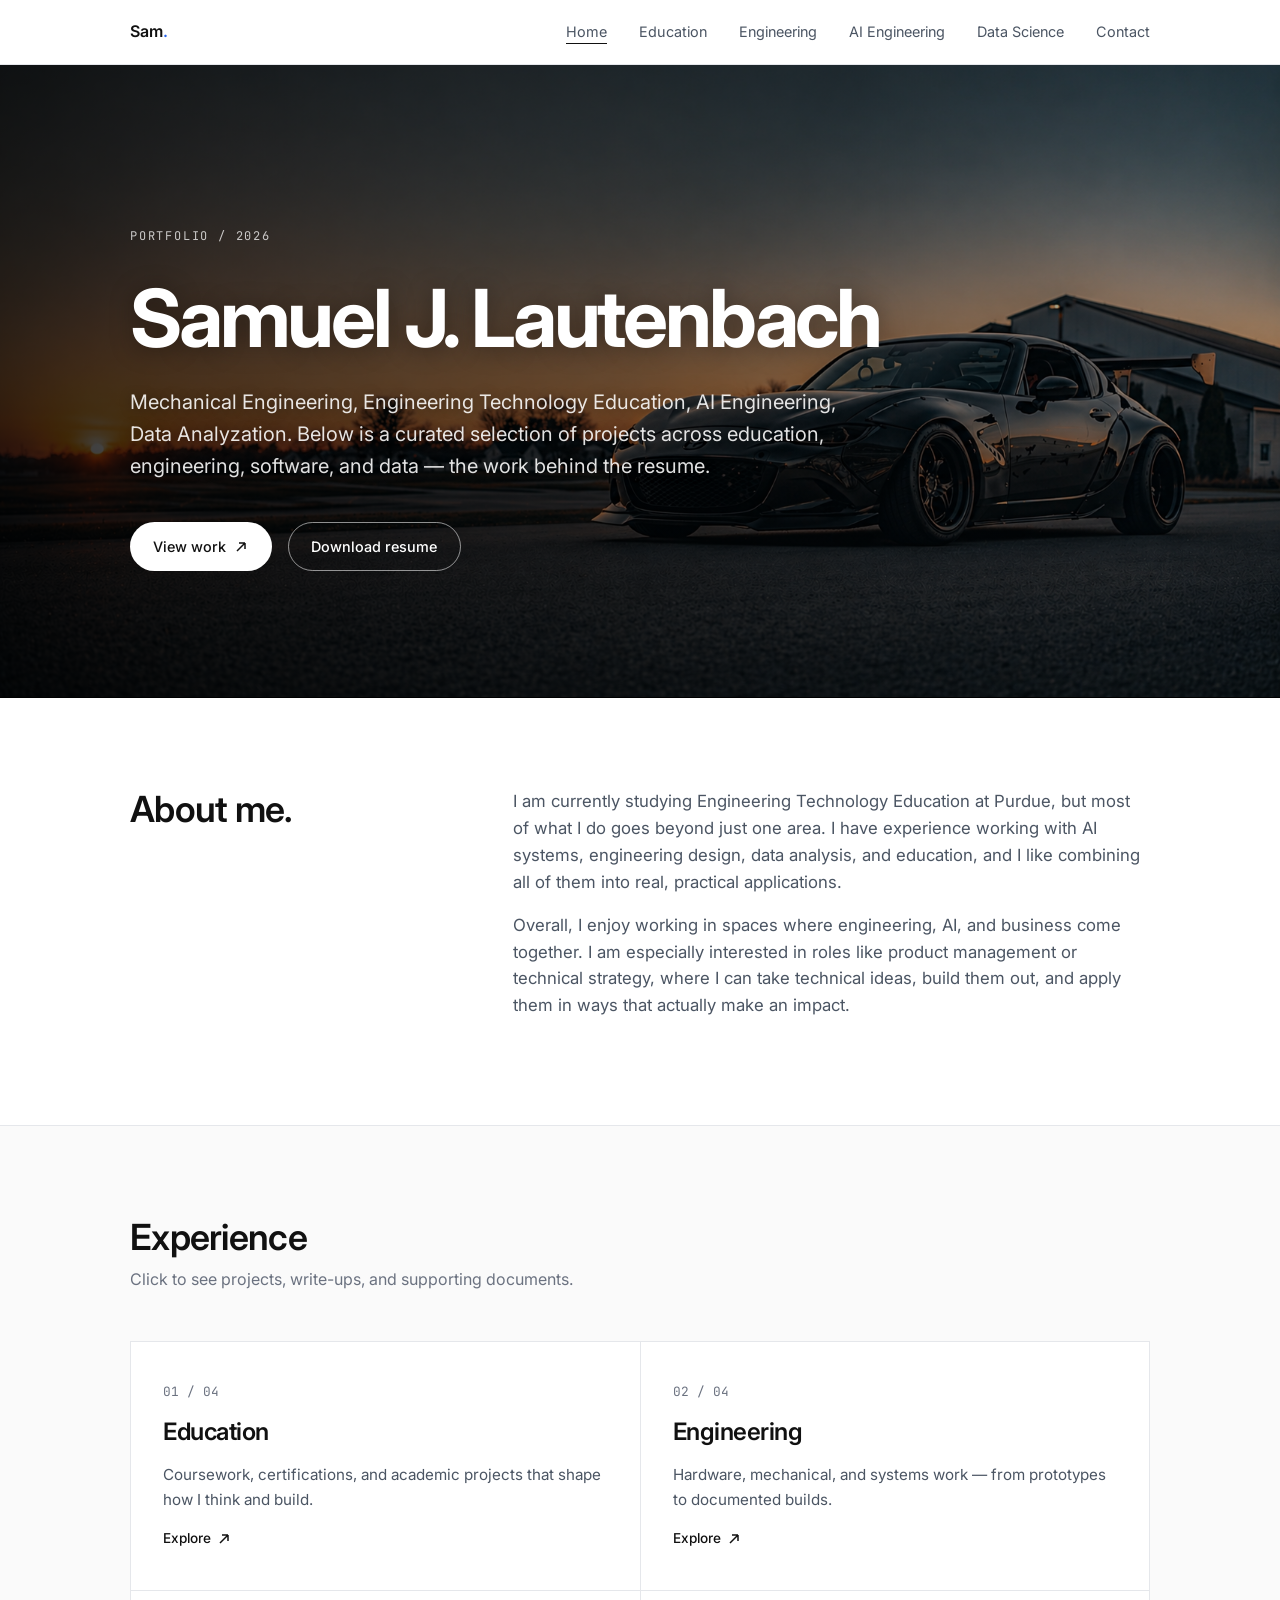
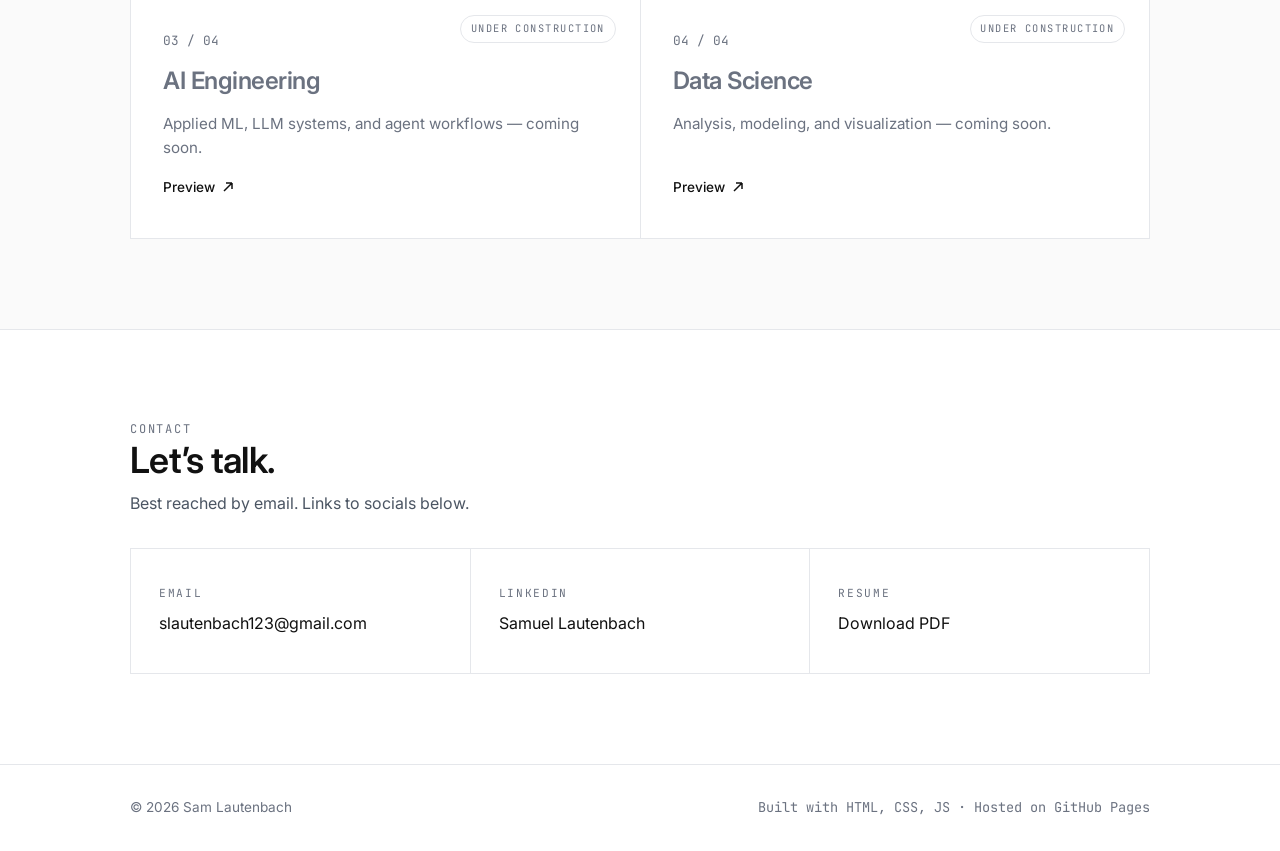
<file: index.html>
<!DOCTYPE html>
<html lang="en">
<head>
<meta charset="UTF-8" />
<meta name="viewport" content="width=device-width, initial-scale=1.0" />
<title>Sam Lautenbach — Portfolio</title>
<meta name="description" content="Engineer, coder, and data scientist. Selected work across education, engineering, coding, and data science." />
<meta name="robots" content="noindex, nofollow" />
<link rel="preconnect" href="https://fonts.googleapis.com" />
<link rel="preconnect" href="https://fonts.gstatic.com" crossorigin />
<link href="https://fonts.googleapis.com/css2?family=Inter:wght@400;500;600;700&family=JetBrains+Mono:wght@400;500&display=swap" rel="stylesheet" />
<link rel="stylesheet" href="css/style.css" />
</head>
<body>

<!-- ===== Nav ===== -->
<header class="nav">
  <div class="container nav__inner">
    <a class="nav__logo" href="index.html">Sam<span>.</span></a>
    <button class="nav__toggle" aria-label="Toggle menu" aria-expanded="false">
      <span></span><span></span><span></span>
    </button>
    <ul class="nav__links">
      <li><a class="nav__link" href="index.html">Home</a></li>
      <li><a class="nav__link" href="education.html">Education</a></li>
      <li><a class="nav__link" href="engineering.html">Engineering</a></li>
      <li><a class="nav__link" href="ai-engineering.html">AI Engineering</a></li>
      <li><a class="nav__link" href="data-science.html">Data Science</a></li>
      <li><a class="nav__link" href="#contact">Contact</a></li>
    </ul>
  </div>
</header>

<!-- ===== Hero ===== -->
<section class="hero">
  <div class="container">
    <p class="eyebrow hero__eyebrow">Portfolio / 2026</p>
    <h1 class="hero__title">Samuel J. Lautenbach<span class="accent"></span></h1>
    <p class="hero__lead">
      Mechanical Engineering, Engineering Technology Education, AI Engineering, Data Analyzation. 
	  Below is a curated selection of projects
      across education, engineering, software, and data &mdash; the work behind the resume.
    </p>
    <div class="hero__cta">
      <a class="btn btn--primary" href="#sections">
        View work
        <svg class="btn__arrow" width="14" height="14" viewBox="0 0 14 14" fill="none" stroke="currentColor" stroke-width="1.5"><path d="M3 11L11 3M11 3H5M11 3V9"/></svg>
      </a>
      <a class="btn btn--ghost" href="documents/Sam Lautenbach Resume.pdf" download>Download resume</a>
    </div>
  </div>
</section>

<!-- ===== About ===== -->
<section id="about" class="about">
  <div class="container about__grid reveal">
    <div>
      <!-- <p class="eyebrow">About</p> -->
      <h2 class="about__heading">About me.</h2>
    </div>
    <div class="about__body">
      <p>
        I am currently studying Engineering Technology Education at Purdue, but most of what
		I do goes beyond just one area. I have experience working with AI systems, engineering
		design, data analysis, and education, and I like combining all of them into real, practical applications.
      </p>
      <p>
        Overall, I enjoy working in spaces where engineering, AI, and business come together.
		I am especially interested in roles like product management or technical strategy,
		where I can take technical ideas, build them out, and apply them in ways that actually make an impact.
      </p>
	  <p>
	  
    </div>
  </div>
</section>

<!-- ===== Sections grid ===== -->
<section id="sections" class="sections">
  <div class="container">
    <div class="reveal">
      <!-- <p class="eyebrow">Experience</p> -->
      <h2 class="sections__heading">Experience</h2>
      <p class="sections__sub">Click to see projects, write-ups, and supporting documents.</p>
    </div>

    <div class="section-grid reveal">
      <a class="section-card" href="education.html">
        <span class="section-card__num">01 / 04</span>
        <h3 class="section-card__title">Education</h3>
        <p class="section-card__desc">Coursework, certifications, and academic projects that shape how I think and build.</p>
        <span class="section-card__arrow">
          Explore
          <svg width="14" height="14" viewBox="0 0 14 14" fill="none" stroke="currentColor" stroke-width="1.5"><path d="M3 11L11 3M11 3H5M11 3V9"/></svg>
        </span>
      </a>

      <a class="section-card" href="engineering.html">
        <span class="section-card__num">02 / 04</span>
        <h3 class="section-card__title">Engineering</h3>
        <p class="section-card__desc">Hardware, mechanical, and systems work &mdash; from prototypes to documented builds.</p>
        <span class="section-card__arrow">
          Explore
          <svg width="14" height="14" viewBox="0 0 14 14" fill="none" stroke="currentColor" stroke-width="1.5"><path d="M3 11L11 3M11 3H5M11 3V9"/></svg>
        </span>
      </a>

      <a class="section-card section-card--soon" href="ai-engineering.html">
        <span class="section-card__num">03 / 04</span>
        <span class="section-card__badge">Under Construction</span>
        <h3 class="section-card__title">AI Engineering</h3>
        <p class="section-card__desc">Applied ML, LLM systems, and agent workflows &mdash; coming soon.</p>
        <span class="section-card__arrow">
          Preview
          <svg width="14" height="14" viewBox="0 0 14 14" fill="none" stroke="currentColor" stroke-width="1.5"><path d="M3 11L11 3M11 3H5M11 3V9"/></svg>
        </span>
      </a>

      <a class="section-card section-card--soon" href="data-science.html">
        <span class="section-card__num">04 / 04</span>
        <span class="section-card__badge">Under Construction</span>
        <h3 class="section-card__title">Data Science</h3>
        <p class="section-card__desc">Analysis, modeling, and visualization &mdash; coming soon.</p>
        <span class="section-card__arrow">
          Preview
          <svg width="14" height="14" viewBox="0 0 14 14" fill="none" stroke="currentColor" stroke-width="1.5"><path d="M3 11L11 3M11 3H5M11 3V9"/></svg>
        </span>
      </a>
    </div>
  </div>
</section>

<!-- ===== Contact ===== -->
<section id="contact" class="contact">
  <div class="container reveal">
    <p class="eyebrow">Contact</p>
    <h2 class="contact__heading">Let&rsquo;s talk.</h2>
    <p class="contact__lead">
      Best reached by email. Links to socials below.
    </p>
    <div class="contact__list">
      <a class="contact__item" href="mailto:slautenbach123@gmail.com">
        <div class="contact__label">Email</div>
        <div class="contact__value">slautenbach123@gmail.com</div>
      </a>
      <a class="contact__item" href="https://www.linkedin.com/in/samuel-lautenbach/" target="_blank" rel="noopener">
        <div class="contact__label">LinkedIn</div>
        <div class="contact__value">Samuel Lautenbach</div>
      </a>
      <a class="contact__item" href="documents/Sam Lautenbach Resume.pdf" download>
        <div class="contact__label">Resume</div>
        <div class="contact__value">Download PDF</div>
      </a>
    </div>
  </div>
</section>

<!-- ===== Footer ===== -->
<footer class="footer">
  <div class="container footer__inner">
    <span>&copy; <span id="year">2026</span> Sam Lautenbach</span>
    <span class="mono">Built with HTML, CSS, JS &middot; Hosted on GitHub Pages</span>
  </div>
</footer>

<script src="js/main.js"></script>
</body>
</html>
</file>
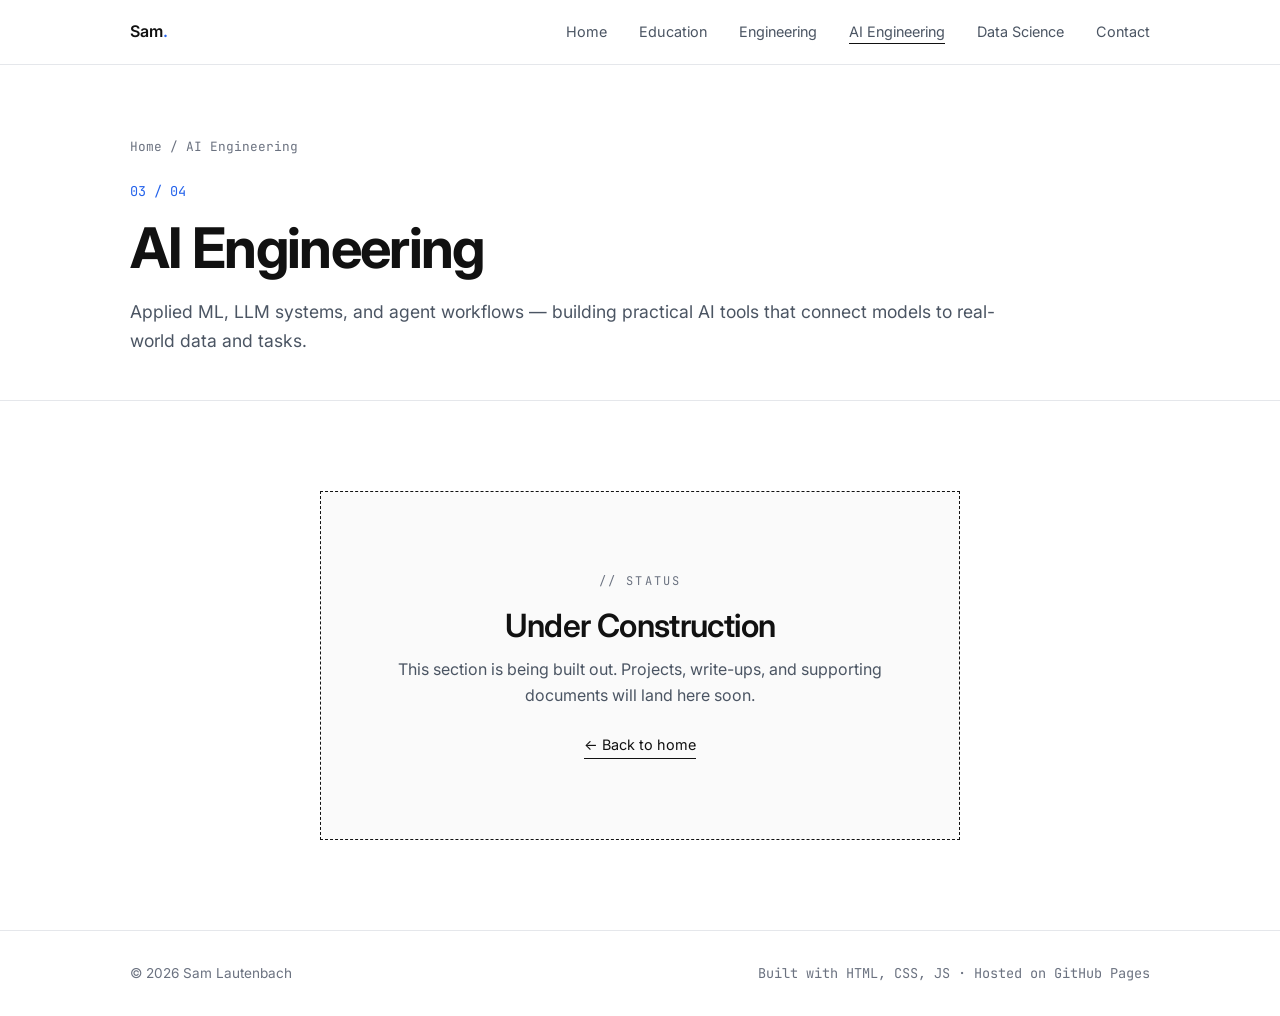
<file: ai-engineering.html>
<!DOCTYPE html>
<html lang="en">
<head>
<meta charset="UTF-8" />
<meta name="viewport" content="width=device-width, initial-scale=1.0" />
<title>AI Engineering — Sam Lautenbach</title>
<meta name="description" content="AI Engineering: applied ML, LLM systems, and agent workflows." />
<meta name="robots" content="noindex, nofollow" />
<link rel="preconnect" href="https://fonts.googleapis.com" />
<link rel="preconnect" href="https://fonts.gstatic.com" crossorigin />
<link href="https://fonts.googleapis.com/css2?family=Inter:wght@400;500;600;700&family=JetBrains+Mono:wght@400;500&display=swap" rel="stylesheet" />
<link rel="stylesheet" href="css/style.css" />
</head>
<body>

<header class="nav">
  <div class="container nav__inner">
    <a class="nav__logo" href="index.html">Sam<span>.</span></a>
    <button class="nav__toggle" aria-label="Toggle menu" aria-expanded="false">
      <span></span><span></span><span></span>
    </button>
    <ul class="nav__links">
      <li><a class="nav__link" href="index.html">Home</a></li>
      <li><a class="nav__link" href="education.html">Education</a></li>
      <li><a class="nav__link" href="engineering.html">Engineering</a></li>
      <li><a class="nav__link" href="ai-engineering.html">AI Engineering</a></li>
      <li><a class="nav__link" href="data-science.html">Data Science</a></li>
      <li><a class="nav__link" href="index.html#contact">Contact</a></li>
    </ul>
  </div>
</header>

<section class="page-header">
  <div class="container">
    <nav class="breadcrumb" aria-label="Breadcrumb">
      <a href="index.html">Home</a><span class="breadcrumb__sep">/</span><span>AI Engineering</span>
    </nav>
    <p class="page-header__num">03 / 04</p>
    <h1 class="page-header__title">AI Engineering</h1>
    <p class="page-header__desc">
      Applied ML, LLM systems, and agent workflows &mdash; building practical AI tools
      that connect models to real-world data and tasks.
    </p>
  </div>
</section>

<section>
  <div class="container">
    <div class="coming-soon reveal">
      <p class="coming-soon__label">// Status</p>
      <h2 class="coming-soon__heading">Under Construction</h2>
      <p class="coming-soon__text">
        This section is being built out. Projects, write-ups, and supporting documents will land here soon.
      </p>
      <a class="coming-soon__back" href="index.html">
        &larr; Back to home
      </a>
    </div>
  </div>
</section>

<footer class="footer">
  <div class="container footer__inner">
    <span>&copy; <span id="year">2026</span> Sam Lautenbach</span>
    <span class="mono">Built with HTML, CSS, JS &middot; Hosted on GitHub Pages</span>
  </div>
</footer>

<script src="js/main.js"></script>
</body>
</html>
</file>
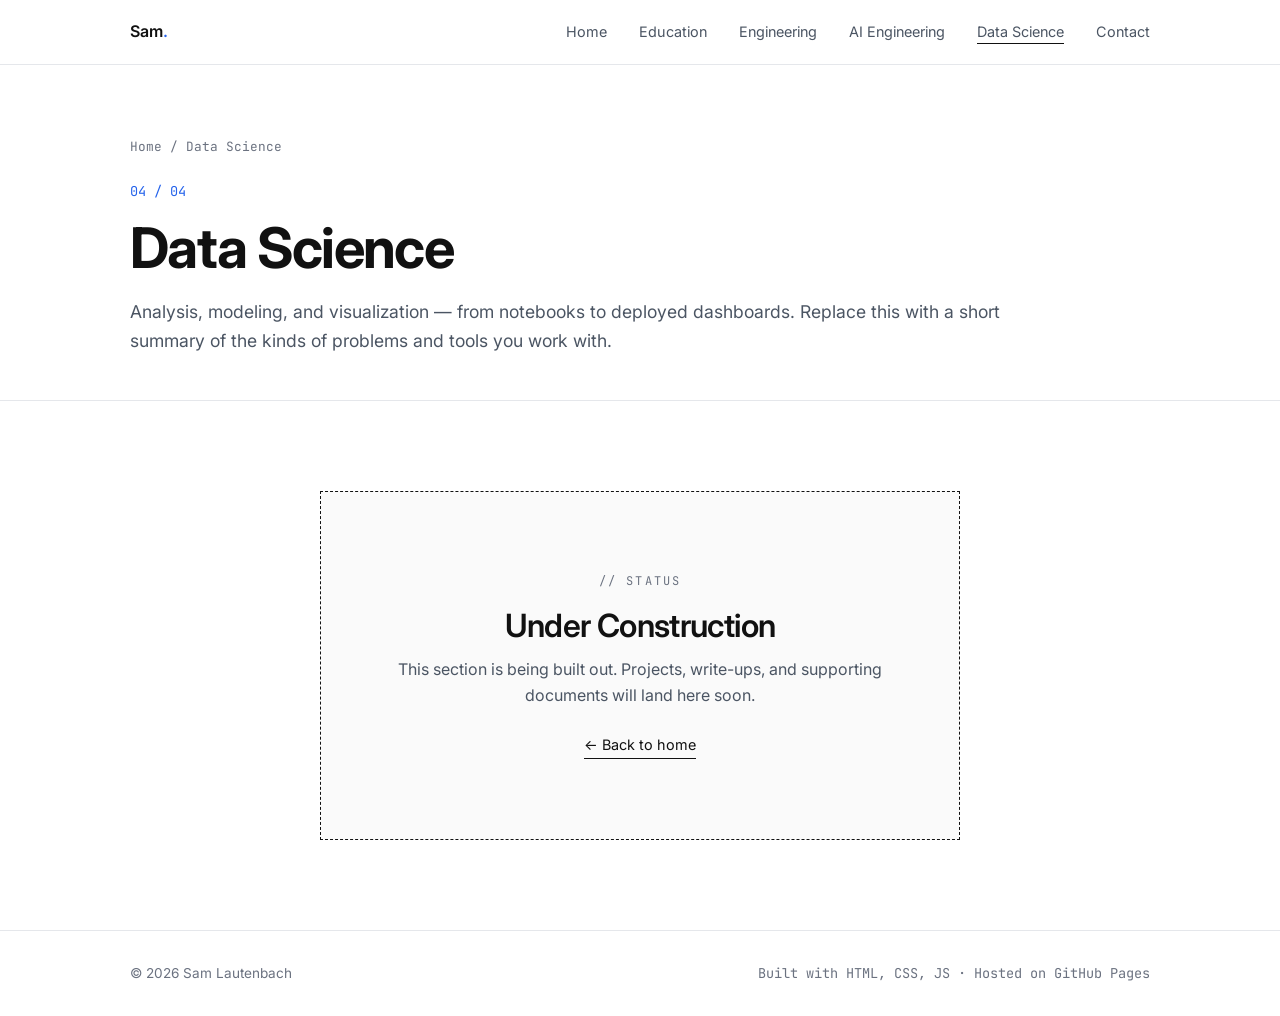
<file: data-science.html>
<!DOCTYPE html>
<html lang="en">
<head>
<meta charset="UTF-8" />
<meta name="viewport" content="width=device-width, initial-scale=1.0" />
<title>Data Science — Sam Lautenbach</title>
<meta name="description" content="Data science: analysis, modeling, and visualization." />
<meta name="robots" content="noindex, nofollow" />
<link rel="preconnect" href="https://fonts.googleapis.com" />
<link rel="preconnect" href="https://fonts.gstatic.com" crossorigin />
<link href="https://fonts.googleapis.com/css2?family=Inter:wght@400;500;600;700&family=JetBrains+Mono:wght@400;500&display=swap" rel="stylesheet" />
<link rel="stylesheet" href="css/style.css" />
</head>
<body>

<header class="nav">
  <div class="container nav__inner">
    <a class="nav__logo" href="index.html">Sam<span>.</span></a>
    <button class="nav__toggle" aria-label="Toggle menu" aria-expanded="false">
      <span></span><span></span><span></span>
    </button>
    <ul class="nav__links">
      <li><a class="nav__link" href="index.html">Home</a></li>
      <li><a class="nav__link" href="education.html">Education</a></li>
      <li><a class="nav__link" href="engineering.html">Engineering</a></li>
      <li><a class="nav__link" href="ai-engineering.html">AI Engineering</a></li>
      <li><a class="nav__link" href="data-science.html">Data Science</a></li>
      <li><a class="nav__link" href="index.html#contact">Contact</a></li>
    </ul>
  </div>
</header>

<section class="page-header">
  <div class="container">
    <nav class="breadcrumb" aria-label="Breadcrumb">
      <a href="index.html">Home</a><span class="breadcrumb__sep">/</span><span>Data Science</span>
    </nav>
    <p class="page-header__num">04 / 04</p>
    <h1 class="page-header__title">Data Science</h1>
    <p class="page-header__desc">
      Analysis, modeling, and visualization &mdash; from notebooks to deployed dashboards.
      Replace this with a short summary of the kinds of problems and tools you work with.
    </p>
  </div>
</section>

<section>
  <div class="container">
    <div class="coming-soon reveal">
      <p class="coming-soon__label">// Status</p>
      <h2 class="coming-soon__heading">Under Construction</h2>
      <p class="coming-soon__text">
        This section is being built out. Projects, write-ups, and supporting documents will land here soon.
      </p>
      <a class="coming-soon__back" href="index.html">
        &larr; Back to home
      </a>
    </div>
  </div>
</section>

<footer class="footer">
  <div class="container footer__inner">
    <span>&copy; <span id="year">2026</span> Sam Lautenbach</span>
    <span class="mono">Built with HTML, CSS, JS &middot; Hosted on GitHub Pages</span>
  </div>
</footer>

<script src="js/main.js"></script>
</body>
</html>
</file>
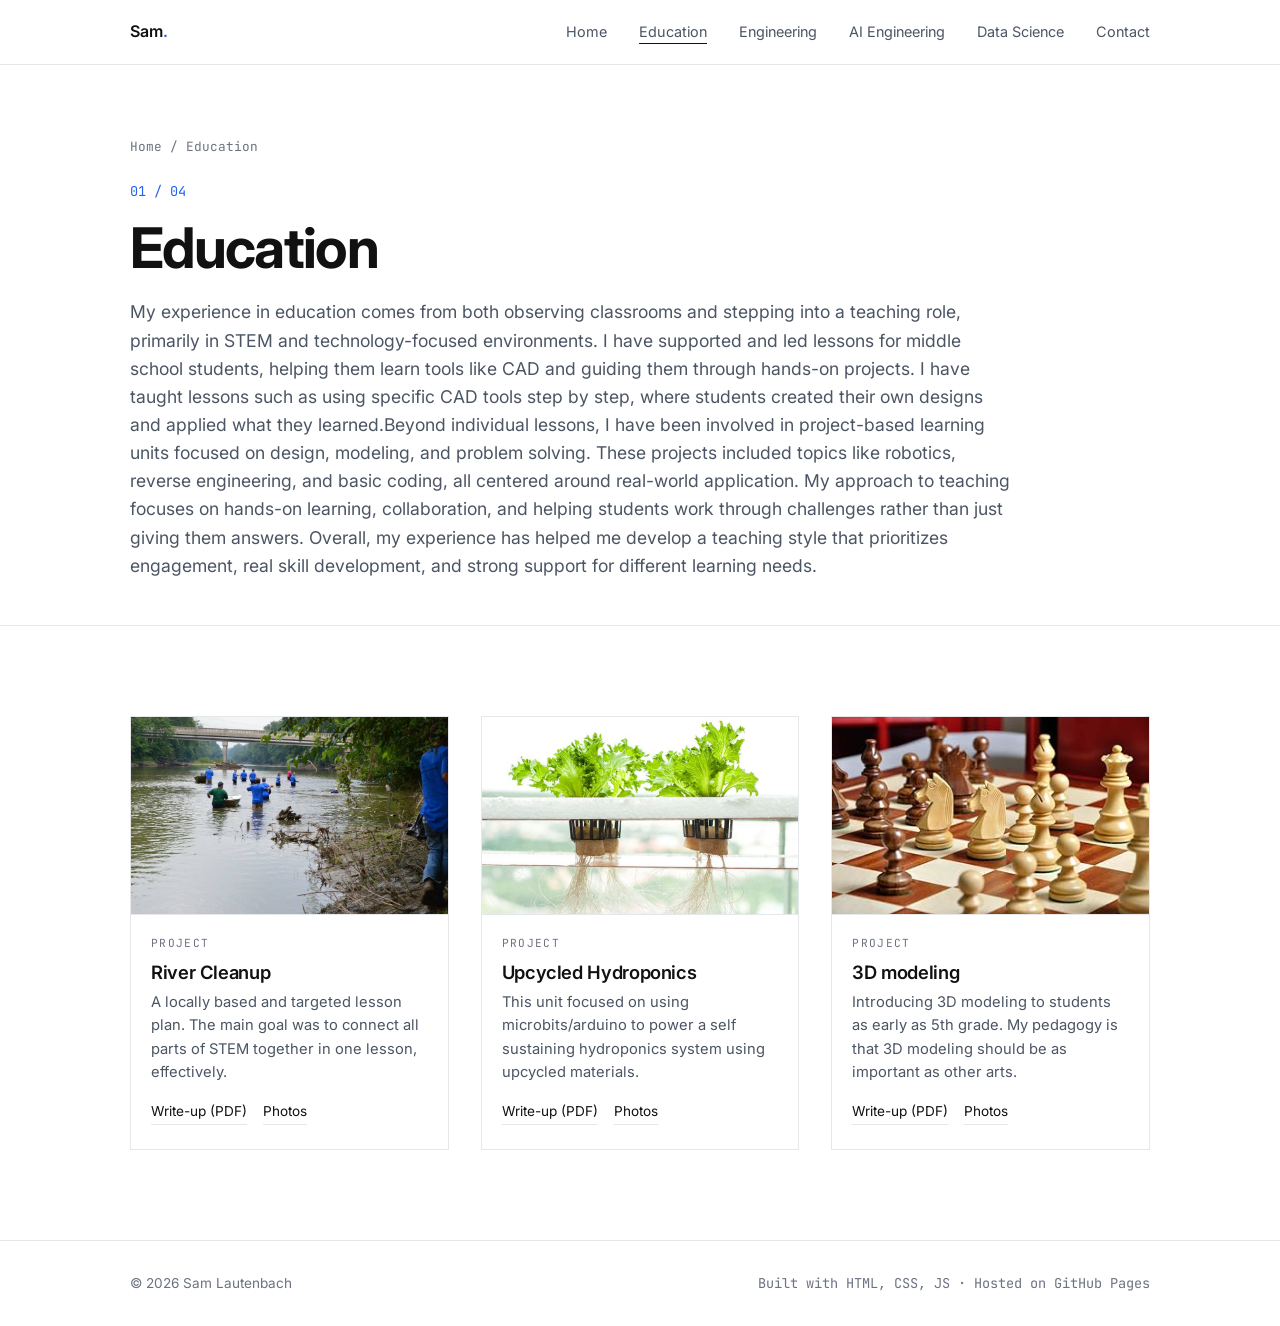
<file: education.html>
<!DOCTYPE html>
<html lang="en">
<head>
<meta charset="UTF-8" />
<meta name="viewport" content="width=device-width, initial-scale=1.0" />
<title>Education — Sam Lautenbach</title>
<meta name="description" content="Education: coursework, certifications, and academic projects." />
<meta name="robots" content="noindex, nofollow" />
<link rel="preconnect" href="https://fonts.googleapis.com" />
<link rel="preconnect" href="https://fonts.gstatic.com" crossorigin />
<link href="https://fonts.googleapis.com/css2?family=Inter:wght@400;500;600;700&family=JetBrains+Mono:wght@400;500&display=swap" rel="stylesheet" />
<link rel="stylesheet" href="css/style.css" />
</head>
<body>

<header class="nav">
  <div class="container nav__inner">
    <a class="nav__logo" href="index.html">Sam<span>.</span></a>
    <button class="nav__toggle" aria-label="Toggle menu" aria-expanded="false">
      <span></span><span></span><span></span>
    </button>
    <ul class="nav__links">
      <li><a class="nav__link" href="index.html">Home</a></li>
      <li><a class="nav__link" href="education.html">Education</a></li>
      <li><a class="nav__link" href="engineering.html">Engineering</a></li>
      <li><a class="nav__link" href="ai-engineering.html">AI Engineering</a></li>
      <li><a class="nav__link" href="data-science.html">Data Science</a></li>
      <li><a class="nav__link" href="index.html#contact">Contact</a></li>
    </ul>
  </div>
</header>

<section class="page-header">
  <div class="container">
    <nav class="breadcrumb" aria-label="Breadcrumb">
      <a href="index.html">Home</a><span class="breadcrumb__sep">/</span><span>Education</span>
    </nav>
    <p class="page-header__num">01 / 04</p>
    <h1 class="page-header__title">Education</h1>
    <p class="page-header__desc">
      My experience in education comes from both observing classrooms and stepping into a teaching role,
	  primarily in STEM and technology-focused environments.
	  I have supported and led lessons for middle school students,
	  helping them learn tools like CAD and guiding them through hands-on projects.
	  I have taught lessons such as using specific CAD tools step by step, where students
	  created their own designs and applied what they learned.Beyond individual lessons,
	  I have been involved in project-based learning units focused on design, modeling,
	  and problem solving. These projects included topics like robotics, reverse engineering,
	  and basic coding, all centered around real-world application. My approach to teaching focuses
	  on hands-on learning, collaboration, and helping students work through challenges rather than
	  just giving them answers. Overall, my experience has helped me develop a teaching style that prioritizes 
	  engagement, real skill development, and strong support for different learning needs.
    </p>
  </div>
</section>

<section>
  <div class="container">
    <div class="projects">

      <article class="project reveal">
        <div class="project__thumb">
          <img src="images/RiverCleanup.jpg" alt="River cleanup project" />
        </div>
        <div class="project__body">
          <p class="project__tag">Project</p>
          <h3 class="project__title">River Cleanup</h3>
          <p class="project__desc">A locally based and targeted lesson plan. The main goal was to connect all parts of STEM together in one lesson, effectively.</p>
          <div class="project__links">
            <a class="project__link" href="#">Write-up (PDF)</a>
            <a class="project__link" href="#">Photos</a>
          </div>
        </div>
      </article>

      <article class="project reveal">
        <div class="project__thumb">
          <img src="images/Hydroponics.jpg" alt="Hydroponics project" />
        </div>
        <div class="project__body">
          <p class="project__tag">Project</p>
          <h3 class="project__title">Upcycled Hydroponics</h3>
          <p class="project__desc">This unit focused on using microbits/arduino to power a self sustaining hydroponics system using upcycled materials.</p>
          <div class="project__links">
            <a class="project__link" href="#">Write-up (PDF)</a>
            <a class="project__link" href="#">Photos</a>
          </div>
        </div>
      </article>

      <article class="project reveal">
        <div class="project__thumb">
          <img src="images/Chess.jpg" alt="Chess project" />
        </div>
        <div class="project__body">
          <p class="project__tag">Project</p>
          <h3 class="project__title">3D modeling</h3>
          <p class="project__desc">Introducing 3D modeling to students as early as 5th grade. My pedagogy is that 3D modeling should be as important as other arts.</p>
          <div class="project__links">
            <a class="project__link" href="#">Write-up (PDF)</a>
            <a class="project__link" href="#">Photos</a>
          </div>
        </div>
      </article>

    </div>
  </div>
</section>

<footer class="footer">
  <div class="container footer__inner">
    <span>&copy; <span id="year">2026</span> Sam Lautenbach</span>
    <span class="mono">Built with HTML, CSS, JS &middot; Hosted on GitHub Pages</span>
  </div>
</footer>

<script src="js/main.js"></script>
</body>
</html>
</file>
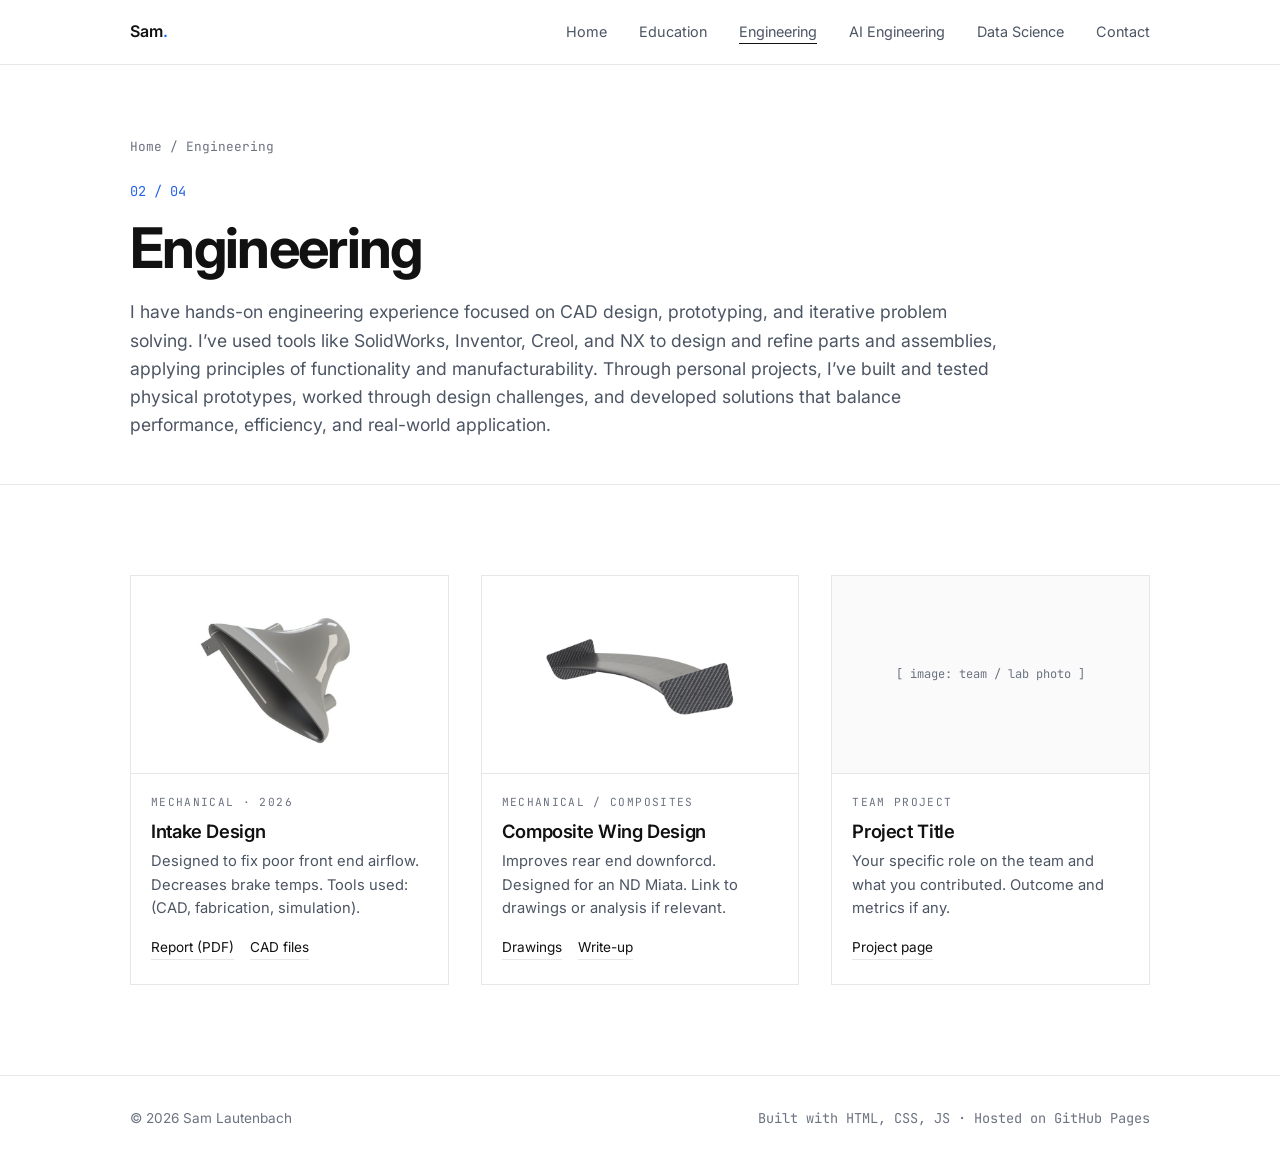
<file: engineering.html>
<!DOCTYPE html>
<html lang="en">
<head>
<meta charset="UTF-8" />
<meta name="viewport" content="width=device-width, initial-scale=1.0" />
<title>Engineering — Sam Lautenbach</title>
<meta name="description" content="Engineering: hardware, mechanical, and systems work." />
<meta name="robots" content="noindex, nofollow" />
<link rel="preconnect" href="https://fonts.googleapis.com" />
<link rel="preconnect" href="https://fonts.gstatic.com" crossorigin />
<link href="https://fonts.googleapis.com/css2?family=Inter:wght@400;500;600;700&family=JetBrains+Mono:wght@400;500&display=swap" rel="stylesheet" />
<link rel="stylesheet" href="css/style.css" />
</head>
<body>

<header class="nav">
  <div class="container nav__inner">
    <a class="nav__logo" href="index.html">Sam<span>.</span></a>
    <button class="nav__toggle" aria-label="Toggle menu" aria-expanded="false">
      <span></span><span></span><span></span>
    </button>
    <ul class="nav__links">
      <li><a class="nav__link" href="index.html">Home</a></li>
      <li><a class="nav__link" href="education.html">Education</a></li>
      <li><a class="nav__link" href="engineering.html">Engineering</a></li>
      <li><a class="nav__link" href="ai-engineering.html">AI Engineering</a></li>
      <li><a class="nav__link" href="data-science.html">Data Science</a></li>
      <li><a class="nav__link" href="index.html#contact">Contact</a></li>
    </ul>
  </div>
</header>

<section class="page-header">
  <div class="container">
    <nav class="breadcrumb" aria-label="Breadcrumb">
      <a href="index.html">Home</a><span class="breadcrumb__sep">/</span><span>Engineering</span>
    </nav>
    <p class="page-header__num">02 / 04</p>
    <h1 class="page-header__title">Engineering</h1>
    <p class="page-header__desc">
      I have hands-on engineering experience focused on CAD design, prototyping, and iterative problem solving. I’ve used tools like SolidWorks, Inventor, Creol, and NX to design and refine parts and assemblies, applying principles of functionality and manufacturability. Through personal projects, I’ve built and tested physical prototypes, worked through design challenges, and developed solutions that balance performance, efficiency, and real-world application.
    </p>
  </div>
</section>

<section>
  <div class="container">
    <div class="projects">

      <article class="project reveal">
        <div class="project__thumb">
          <img src="images/intakeDRL.jpg" alt="Intake DRL — mechanical engineering project" />
        </div>
        <div class="project__body">
          <p class="project__tag">Mechanical &middot; 2026</p>
          <h3 class="project__title">Intake Design</h3>
          <p class="project__desc">Designed to fix poor front end airflow. Decreases brake temps. Tools used: (CAD, fabrication, simulation).</p>
          <div class="project__links">
            <a class="project__link" href="#">Report (PDF)</a>
            <a class="project__link" href="#">CAD files</a>
          </div>
        </div>
      </article>

      <article class="project reveal">
        <div class="project__thumb">
          <img src="images/WingGen.png" alt="WingGen — carbon fiber wing CAD render" />
        </div>
        <div class="project__body">
          <p class="project__tag">Mechanical / Composites</p>
          <h3 class="project__title">Composite Wing Design</h3>
          <p class="project__desc">Improves rear end downforcd. Designed for an ND Miata. Link to drawings or analysis if relevant.</p>
          <div class="project__links">
            <a class="project__link" href="#">Drawings</a>
            <a class="project__link" href="#">Write-up</a>
          </div>
        </div>
      </article>

      <article class="project reveal">
        <div class="project__thumb">
          <span class="project__thumb-placeholder">[ image: team / lab photo ]</span>
        </div>
        <div class="project__body">
          <p class="project__tag">Team project</p>
          <h3 class="project__title">Project Title</h3>
          <p class="project__desc">Your specific role on the team and what you contributed. Outcome and metrics if any.</p>
          <div class="project__links">
            <a class="project__link" href="#">Project page</a>
          </div>
        </div>
      </article>

    </div>
  </div>
</section>

<footer class="footer">
  <div class="container footer__inner">
    <span>&copy; <span id="year">2026</span> Sam Lautenbach</span>
    <span class="mono">Built with HTML, CSS, JS &middot; Hosted on GitHub Pages</span>
  </div>
</footer>

<script src="js/main.js"></script>
</body>
</html>
</file>
<file: css/style.css>
/* =========================================================
   Portfolio — Modern Minimalist
   ========================================================= */

/* ---------- Reset & base ---------- */
*, *::before, *::after { box-sizing: border-box; margin: 0; padding: 0; }

:root {
  --bg: #ffffff;
  --bg-alt: #fafafa;
  --text: #111111;
  --text-muted: #6b7280;
  --text-soft: #4b5563;
  --border: #e5e7eb;
  --border-strong: #111111;
  --accent: #2563eb;
  --accent-hover: #1d4ed8;
  --max-width: 1100px;
  --gutter: clamp(1.25rem, 4vw, 2.5rem);
  --transition: 200ms cubic-bezier(0.4, 0, 0.2, 1);
}

html { scroll-behavior: smooth; -webkit-text-size-adjust: 100%; }
body {
  font-family: 'Inter', -apple-system, BlinkMacSystemFont, 'Segoe UI', Roboto, sans-serif;
  font-size: 16px;
  line-height: 1.6;
  color: var(--text);
  background: var(--bg);
  -webkit-font-smoothing: antialiased;
  -moz-osx-font-smoothing: grayscale;
}

img { max-width: 100%; display: block; }
a { color: inherit; text-decoration: none; }
button { font: inherit; cursor: pointer; border: none; background: none; }

/* ---------- Typography ---------- */
.mono {
  font-family: 'JetBrains Mono', 'SF Mono', Menlo, Consolas, monospace;
  font-feature-settings: "tnum";
}

h1, h2, h3, h4 { line-height: 1.2; letter-spacing: -0.02em; font-weight: 600; }

.eyebrow {
  font-family: 'JetBrains Mono', monospace;
  font-size: 0.75rem;
  text-transform: uppercase;
  letter-spacing: 0.15em;
  color: var(--text-muted);
}

/* ---------- Layout ---------- */
.container {
  max-width: var(--max-width);
  margin: 0 auto;
  padding: 0 var(--gutter);
}

section { padding: clamp(4rem, 10vh, 7rem) 0; }

/* ---------- Navigation ---------- */
.nav {
  position: sticky;
  top: 0;
  z-index: 100;
  background: rgba(255, 255, 255, 0.85);
  backdrop-filter: saturate(180%) blur(10px);
  -webkit-backdrop-filter: saturate(180%) blur(10px);
  border-bottom: 1px solid var(--border);
}

.nav__inner {
  display: flex;
  align-items: center;
  justify-content: space-between;
  height: 64px;
}

.nav__logo {
  font-weight: 600;
  font-size: 1rem;
  letter-spacing: -0.01em;
}
.nav__logo span { color: var(--accent); }

.nav__links {
  display: flex;
  gap: 2rem;
  list-style: none;
  align-items: center;
}

.nav__link {
  font-size: 0.9rem;
  color: var(--text-soft);
  position: relative;
  padding: 0.25rem 0;
  transition: color var(--transition);
}
.nav__link::after {
  content: "";
  position: absolute;
  left: 0;
  bottom: 0;
  width: 0;
  height: 1px;
  background: var(--text);
  transition: width var(--transition);
}
.nav__link:hover { color: var(--text); }
.nav__link:hover::after,
.nav__link.is-active::after { width: 100%; }

.nav__toggle {
  display: none;
  width: 32px;
  height: 32px;
  flex-direction: column;
  justify-content: center;
  gap: 5px;
}
.nav__toggle span {
  display: block;
  height: 1.5px;
  width: 22px;
  background: var(--text);
  transition: transform var(--transition), opacity var(--transition);
}
.nav__toggle.is-open span:nth-child(1) { transform: translateY(6.5px) rotate(45deg); }
.nav__toggle.is-open span:nth-child(2) { opacity: 0; }
.nav__toggle.is-open span:nth-child(3) { transform: translateY(-6.5px) rotate(-45deg); }

/* ---------- Hero ---------- */
.hero {
  position: relative;
  overflow: hidden;
  padding: clamp(6rem, 18vh, 11rem) 0 clamp(5rem, 14vh, 9rem);
  background-image: url('../images/hero-bg.png');
  background-size: cover;
  background-position: center;
  background-repeat: no-repeat;
  color: #ffffff;
  border-bottom: 1px solid #000;
}
/* Dark gradient overlay — heavier on the left where the text sits,
   lighter on the right so the car still reads as the focal point. */
.hero::before {
  content: "";
  position: absolute;
  inset: 0;
  background: linear-gradient(
    90deg,
    rgba(0, 0, 0, 0.78) 0%,
    rgba(0, 0, 0, 0.55) 45%,
    rgba(0, 0, 0, 0.25) 100%
  );
  z-index: 0;
  pointer-events: none;
}
.hero > .container { position: relative; z-index: 1; }

.hero__eyebrow {
  margin-bottom: 1.5rem;
  color: rgba(255, 255, 255, 0.75);
}

.hero__title {
  font-size: clamp(2.5rem, 7vw, 5rem);
  font-weight: 700;
  letter-spacing: -0.04em;
  margin-bottom: 1.25rem;
  color: #ffffff;
  text-shadow: 0 2px 24px rgba(0, 0, 0, 0.4);
}

.hero__title .accent { color: var(--accent); }

.hero__lead {
  font-size: clamp(1.05rem, 1.6vw, 1.25rem);
  color: rgba(255, 255, 255, 0.88);
  max-width: 36em;
  margin-bottom: 2.5rem;
  text-shadow: 0 1px 12px rgba(0, 0, 0, 0.4);
}

.hero__cta { display: flex; gap: 1rem; flex-wrap: wrap; }

/* Button overrides inside the dark hero */
.hero .btn--primary { background: #ffffff; color: var(--text); }
.hero .btn--primary:hover { background: var(--accent); color: #ffffff; }
.hero .btn--ghost {
  border-color: rgba(255, 255, 255, 0.55);
  color: #ffffff;
  background: transparent;
}
.hero .btn--ghost:hover {
  background: #ffffff;
  color: var(--text);
  border-color: #ffffff;
}

/* ---------- Buttons ---------- */
.btn {
  display: inline-flex;
  align-items: center;
  gap: 0.5rem;
  padding: 0.75rem 1.4rem;
  border-radius: 999px;
  font-size: 0.9rem;
  font-weight: 500;
  transition: transform var(--transition), background var(--transition), color var(--transition), border-color var(--transition);
  border: 1px solid transparent;
}
.btn--primary { background: var(--text); color: var(--bg); }
.btn--primary:hover { background: var(--accent); transform: translateY(-1px); }
.btn--ghost { border-color: var(--border-strong); color: var(--text); }
.btn--ghost:hover { background: var(--text); color: var(--bg); transform: translateY(-1px); }
.btn__arrow { transition: transform var(--transition); }
.btn:hover .btn__arrow { transform: translate(2px, -2px); }

/* ---------- About ---------- */
.about__grid {
  display: grid;
  grid-template-columns: 1fr 2fr;
  gap: clamp(2rem, 5vw, 4rem);
  align-items: start;
}
.about__heading {
  font-size: clamp(1.75rem, 3vw, 2.25rem);
}
.about__body p { color: var(--text-soft); margin-bottom: 1rem; font-size: 1.05rem; }

/* ---------- Section cards (home) ---------- */
.sections {
  border-top: 1px solid var(--border);
  background: var(--bg-alt);
}
.sections__heading {
  font-size: clamp(1.75rem, 3vw, 2.25rem);
  margin-bottom: 0.5rem;
}
.sections__sub { color: var(--text-muted); margin-bottom: 3rem; }

.section-grid {
  display: grid;
  grid-template-columns: repeat(2, 1fr);
  gap: 1px;
  background: var(--border);
  border: 1px solid var(--border);
}

.section-card {
  display: flex;
  flex-direction: column;
  gap: 1rem;
  padding: 2.5rem 2rem;
  background: var(--bg);
  position: relative;
  transition: background var(--transition);
  min-height: 240px;
}
.section-card:hover { background: var(--bg-alt); }
.section-card__num {
  font-family: 'JetBrains Mono', monospace;
  font-size: 0.8rem;
  color: var(--text-muted);
}
.section-card__title {
  font-size: 1.5rem;
  letter-spacing: -0.02em;
}
.section-card__desc { color: var(--text-soft); flex: 1; font-size: 0.95rem; }
.section-card__arrow {
  align-self: flex-start;
  display: inline-flex;
  align-items: center;
  gap: 0.4rem;
  font-size: 0.85rem;
  color: var(--text);
  font-weight: 500;
}
.section-card__arrow svg { transition: transform var(--transition); }
.section-card:hover .section-card__arrow svg { transform: translate(3px, -3px); }

/* ---------- Under-construction badge on home section cards ---------- */
.section-card--soon { cursor: pointer; }
.section-card--soon .section-card__title,
.section-card--soon .section-card__desc { color: var(--text-muted); }
.section-card--soon:hover .section-card__title { color: var(--text); }

.section-card__badge {
  position: absolute;
  top: 1.5rem;
  right: 1.5rem;
  font-family: 'JetBrains Mono', monospace;
  font-size: 0.65rem;
  text-transform: uppercase;
  letter-spacing: 0.14em;
  padding: 0.3rem 0.6rem;
  border: 1px solid var(--border);
  border-radius: 999px;
  color: var(--text-muted);
  background: var(--bg);
}

/* ---------- Coming-soon block on sub-pages ---------- */
.coming-soon {
  text-align: center;
  padding: clamp(3rem, 8vw, 5rem) 1.5rem;
  border: 1px dashed var(--border-strong);
  background: var(--bg-alt);
  max-width: 640px;
  margin: 0 auto;
}
.coming-soon__label {
  font-family: 'JetBrains Mono', monospace;
  font-size: 0.75rem;
  text-transform: uppercase;
  letter-spacing: 0.18em;
  color: var(--text-muted);
  margin-bottom: 1rem;
}
.coming-soon__heading {
  font-size: clamp(1.5rem, 3vw, 2rem);
  font-weight: 600;
  letter-spacing: -0.02em;
  margin-bottom: 0.75rem;
}
.coming-soon__text {
  color: var(--text-soft);
  max-width: 32em;
  margin: 0 auto 1.5rem;
}
.coming-soon__back {
  display: inline-block;
  font-size: 0.9rem;
  color: var(--text);
  border-bottom: 1px solid var(--text);
  padding-bottom: 1px;
  transition: color var(--transition), border-color var(--transition);
}
.coming-soon__back:hover { color: var(--accent); border-color: var(--accent); }

/* ---------- Contact ---------- */
.contact { border-top: 1px solid var(--border); }
.contact__heading {
  font-size: clamp(1.75rem, 3vw, 2.25rem);
  margin-bottom: 0.5rem;
}
.contact__lead { color: var(--text-soft); max-width: 36em; margin-bottom: 2rem; }
.contact__list {
  display: grid;
  grid-template-columns: repeat(auto-fit, minmax(220px, 1fr));
  gap: 1px;
  background: var(--border);
  border: 1px solid var(--border);
}
.contact__item {
  display: block;
  padding: 2.25rem 1.75rem;
  background: var(--bg);
  transition: background var(--transition);
}
.contact__item:hover { background: var(--bg-alt); }
.contact__label {
  font-family: 'JetBrains Mono', monospace;
  font-size: 0.7rem;
  text-transform: uppercase;
  letter-spacing: 0.15em;
  color: var(--text-muted);
  margin-bottom: 0.5rem;
}
.contact__value { font-size: 1rem; word-break: break-word; }

/* ---------- Footer ---------- */
.footer {
  border-top: 1px solid var(--border);
  padding: 2rem 0;
  font-size: 0.85rem;
  color: var(--text-muted);
}
.footer__inner {
  display: flex;
  justify-content: space-between;
  flex-wrap: wrap;
  gap: 1rem;
}

/* ---------- Sub-page header ---------- */
.page-header {
  padding: clamp(3rem, 8vh, 5rem) 0 clamp(2rem, 5vh, 3rem);
  border-bottom: 1px solid var(--border);
}
.breadcrumb {
  font-family: 'JetBrains Mono', monospace;
  font-size: 0.8rem;
  color: var(--text-muted);
  margin-bottom: 1.5rem;
}
.breadcrumb a:hover { color: var(--text); }
.breadcrumb__sep { padding: 0 0.5rem; }
.page-header__num {
  font-family: 'JetBrains Mono', monospace;
  font-size: 0.85rem;
  color: var(--accent);
  margin-bottom: 0.75rem;
}
.page-header__title {
  font-size: clamp(2rem, 5vw, 3.5rem);
  font-weight: 700;
  letter-spacing: -0.03em;
  margin-bottom: 1rem;
}
.page-header__desc {
  color: var(--text-soft);
  font-size: 1.1rem;
  max-width: 50em;
}

/* ---------- Project grid ---------- */
.projects {
  display: grid;
  grid-template-columns: repeat(auto-fill, minmax(300px, 1fr));
  gap: 2rem;
}
.project {
  display: flex;
  flex-direction: column;
  border: 1px solid var(--border);
  background: var(--bg);
  overflow: hidden;
  transition: border-color var(--transition), transform var(--transition);
}
.project:hover { border-color: var(--text); transform: translateY(-2px); }

.project__thumb {
  aspect-ratio: 16 / 10;
  background: var(--bg-alt);
  display: flex;
  align-items: center;
  justify-content: center;
  border-bottom: 1px solid var(--border);
  overflow: hidden;
  position: relative;
}
.project__thumb img { width: 100%; height: 100%; object-fit: cover; }
.project__thumb-placeholder {
  font-family: 'JetBrains Mono', monospace;
  font-size: 0.75rem;
  color: var(--text-muted);
  text-align: center;
  padding: 1rem;
}

.project__body { padding: 1.25rem 1.25rem 1.5rem; }
.project__tag {
  font-family: 'JetBrains Mono', monospace;
  font-size: 0.7rem;
  text-transform: uppercase;
  letter-spacing: 0.12em;
  color: var(--text-muted);
  margin-bottom: 0.5rem;
}
.project__title {
  font-size: 1.15rem;
  font-weight: 600;
  margin-bottom: 0.5rem;
}
.project__desc {
  color: var(--text-soft);
  font-size: 0.92rem;
  margin-bottom: 1rem;
}
.project__links {
  display: flex;
  gap: 1rem;
  flex-wrap: wrap;
  font-size: 0.85rem;
}
.project__link {
  color: var(--text);
  border-bottom: 1px solid var(--border);
  padding-bottom: 1px;
  transition: border-color var(--transition), color var(--transition);
}
.project__link:hover { color: var(--accent); border-color: var(--accent); }

/* ---------- Reveal-on-scroll ---------- */
.reveal {
  opacity: 0;
  transform: translateY(16px);
  transition: opacity 700ms ease, transform 700ms ease;
}
.reveal.is-visible {
  opacity: 1;
  transform: none;
}

/* ---------- Responsive ---------- */
@media (max-width: 768px) {
  .nav__toggle { display: flex; }
  .nav__links {
    position: absolute;
    top: 64px;
    left: 0;
    right: 0;
    flex-direction: column;
    gap: 0;
    background: var(--bg);
    border-bottom: 1px solid var(--border);
    transform: translateY(-110%);
    transition: transform var(--transition);
    padding: 0.5rem 0;
  }
  .nav__links.is-open { transform: translateY(0); }
  .nav__link {
    display: block;
    padding: 0.85rem var(--gutter);
    width: 100%;
    border-top: 1px solid var(--border);
  }
  .nav__link::after { display: none; }
  .about__grid { grid-template-columns: 1fr; }
  .section-grid { grid-template-columns: 1fr; }
}

/* ---------- Reduced motion ---------- */
@media (prefers-reduced-motion: reduce) {
  *, *::before, *::after {
    animation-duration: 0.01ms !important;
    transition-duration: 0.01ms !important;
  }
  html { scroll-behavior: auto; }
  .reveal { opacity: 1; transform: none; }
}
</file>
